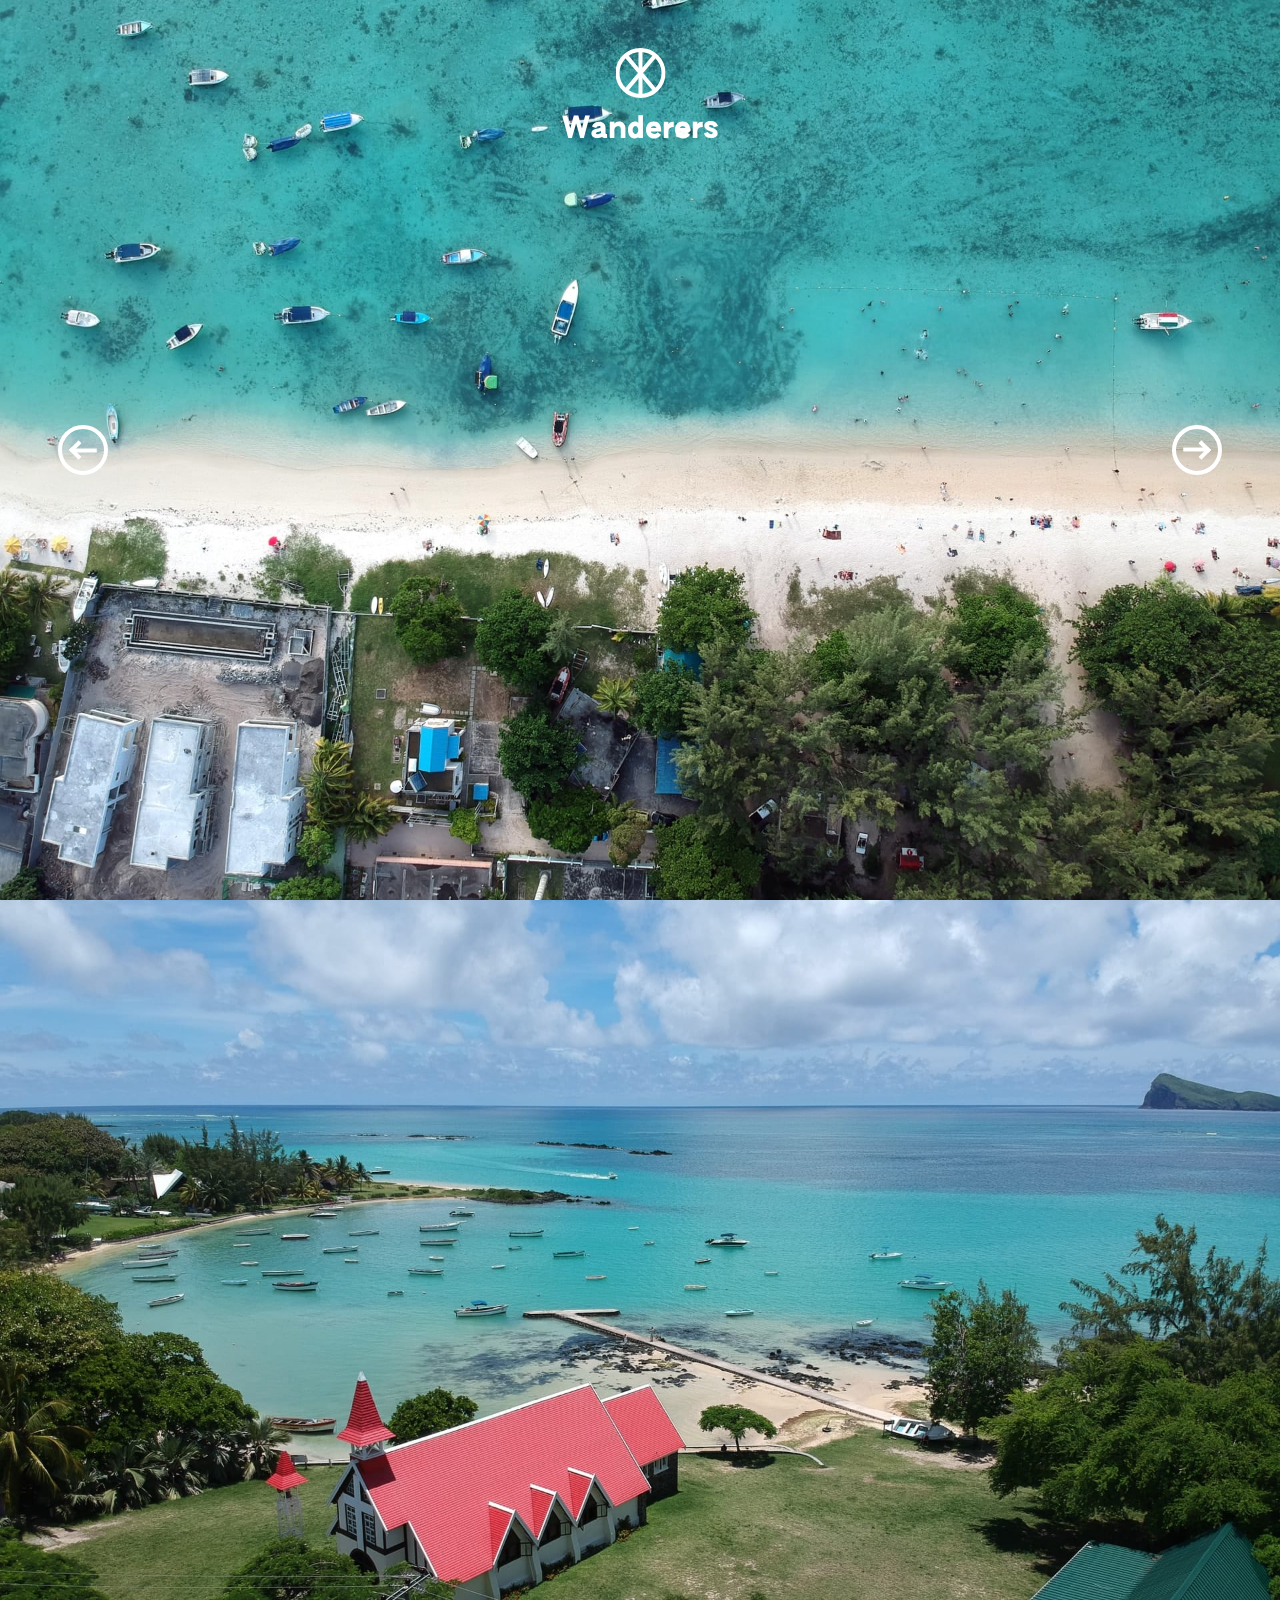
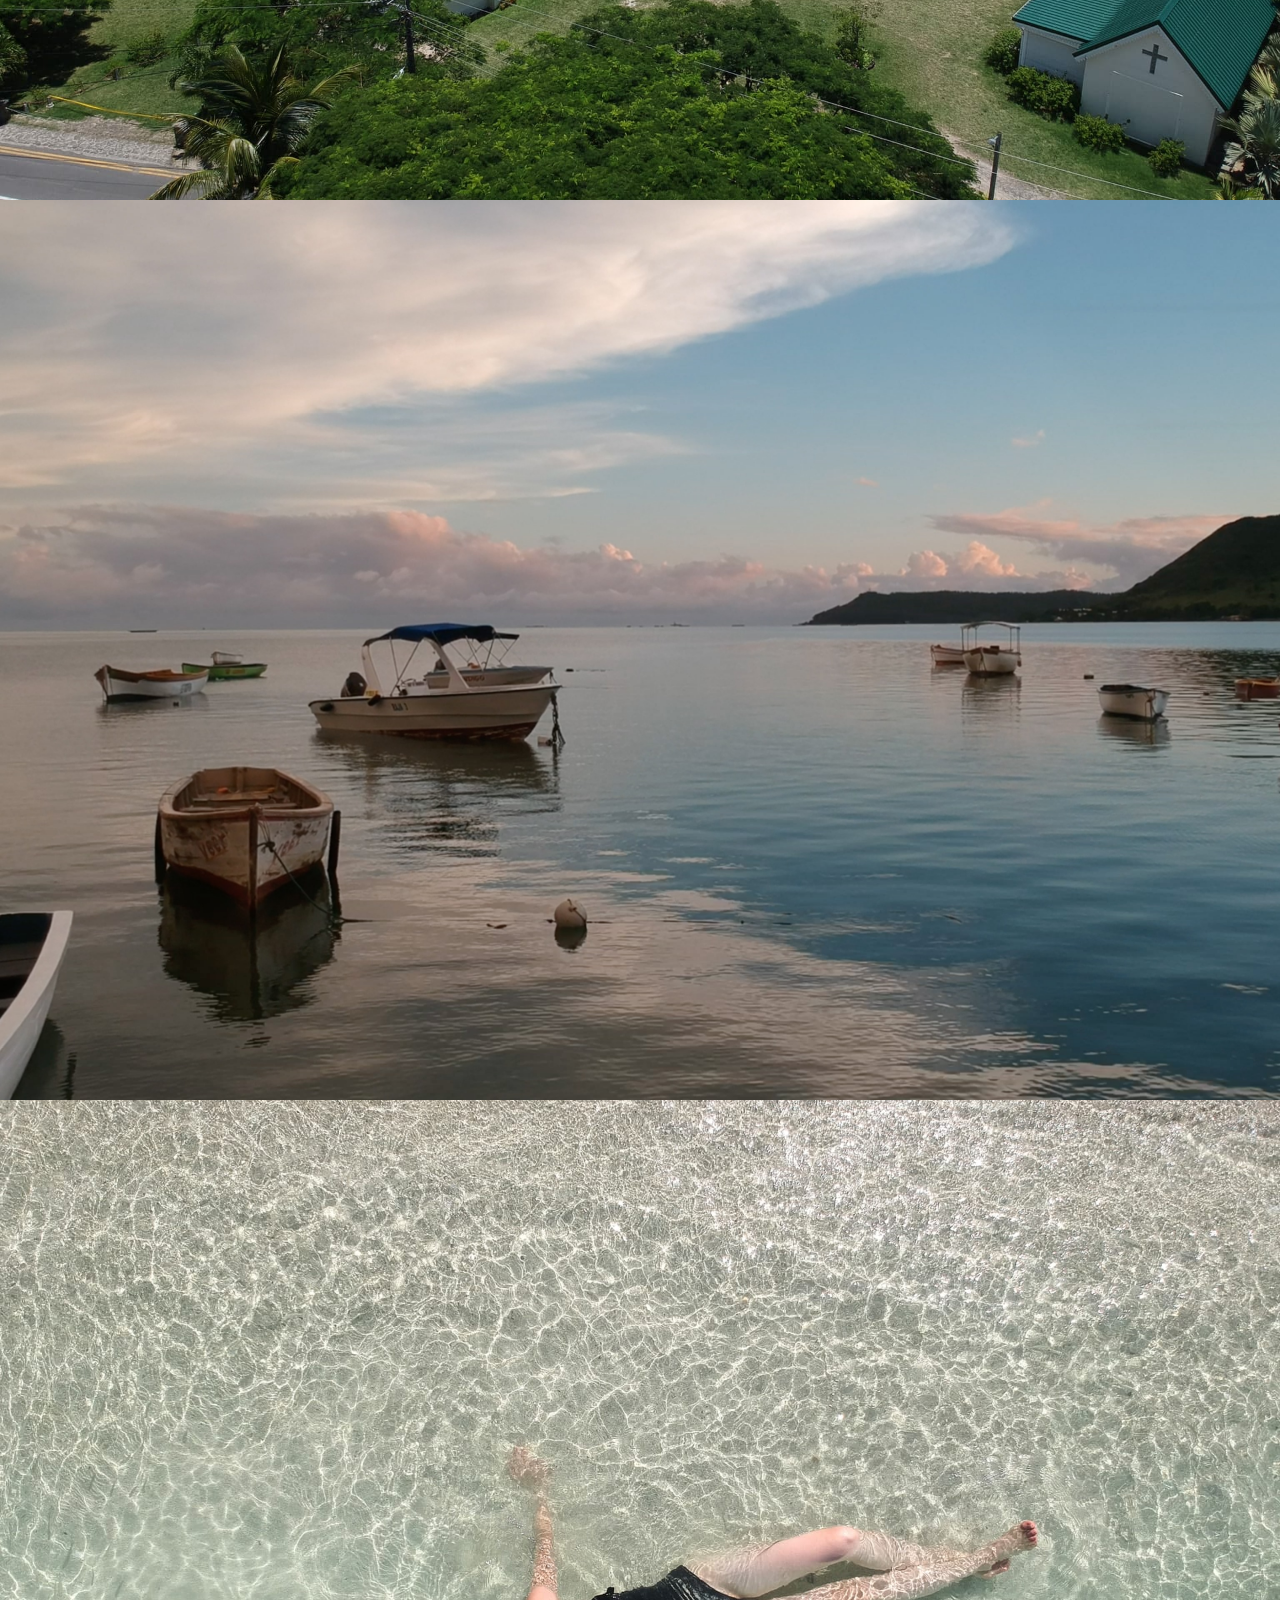
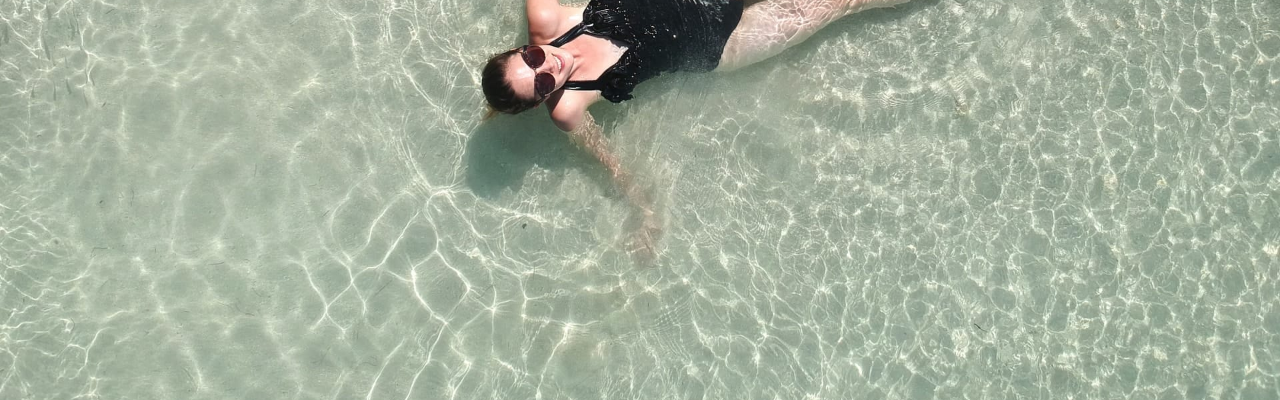
<file: index.html>
<!doctype html>
<html>
  <head>
    <meta charset="utf-8">
    <meta name="viewport" content="width=device-width, initial-scale=1">
    
    <title>Mauritius – Wanderers</title>

    <link href="_base.css" rel="stylesheet">
    <link href="style.css" rel="stylesheet">
  </head>
  <body> 

    <main data-barba="wrapper">
      <article data-barba="container" data-title="Mauritius">
        <header>
      <img src="logo.svg" alt="Wanderers Logo">
      <h1>Wanderers</h1>
    </header>

    <a href="/iceland.html" class="previous">
      <span>Previous</span>
    </a>

    <a href="/hongkong.html" class="next">
      <span>Next</span>
    </a>

    <div class="photos">
      <img src="mauritius-1.jpg">
      <img src="mauritius-2.jpg">
      <img src="mauritius-3.jpg">
      <img src="mauritius-4.jpg">
    </div>

      </article>
    </main>
    
    
    <script type="text/javascript" src="barba.js"></script>
    <script type="text/javascript" src="barba-prefetch.js"></script>
    <script type="text/javascript" src="gsap.js"></script>
    <script type="text/javascript" src="scripts.js"></script>


  </body>
</html>
</file>
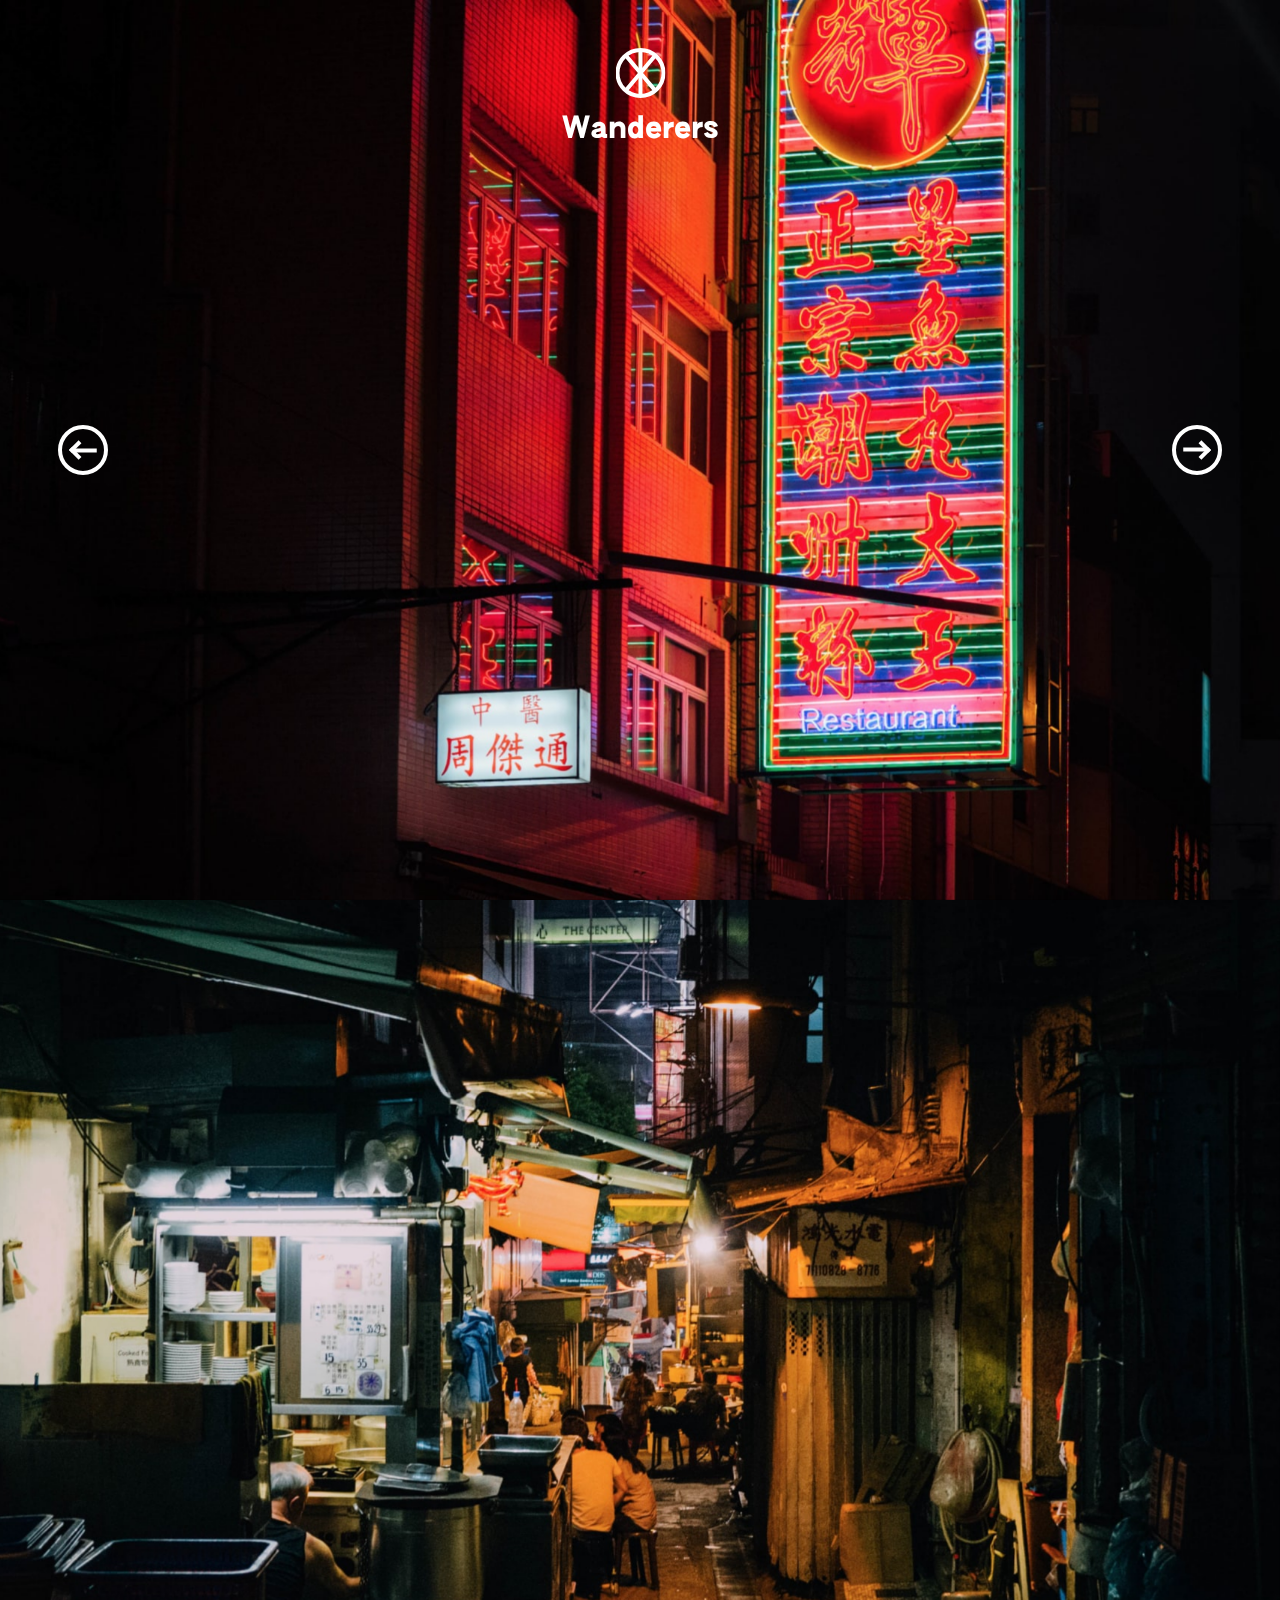
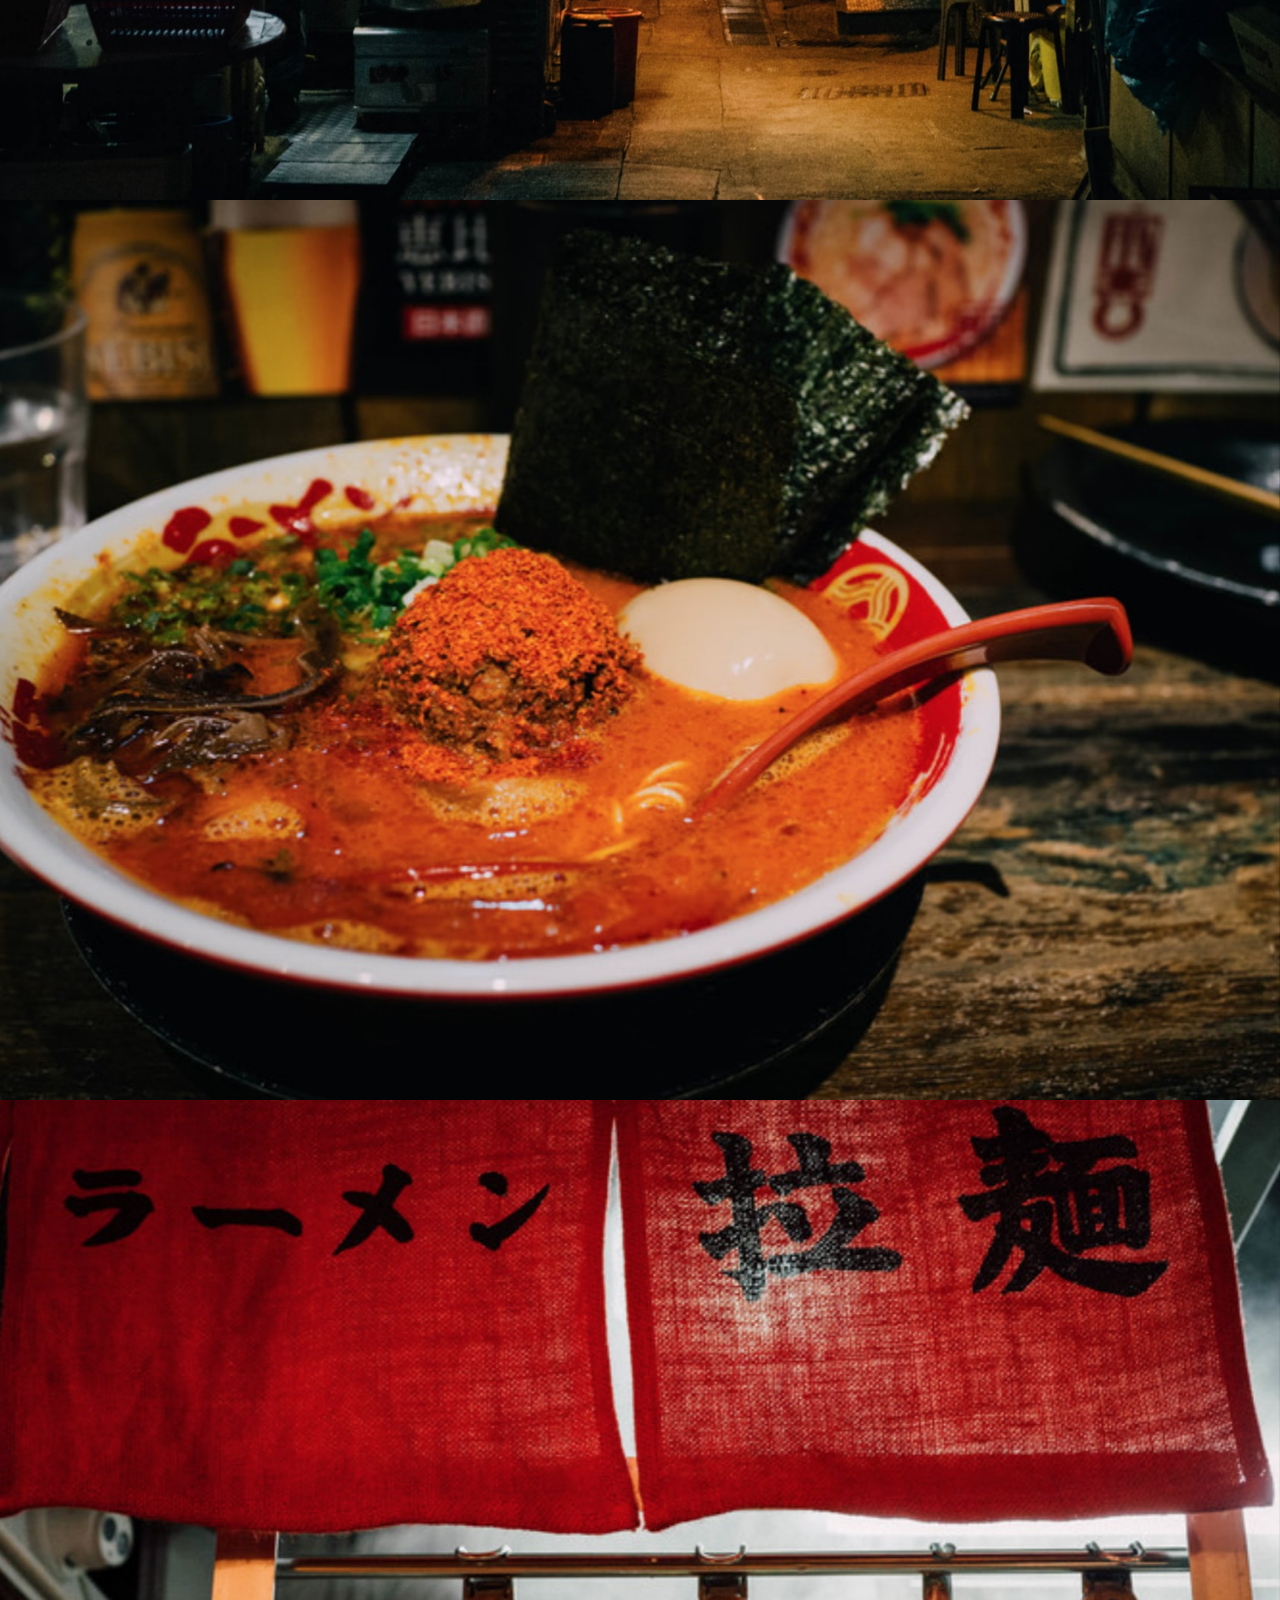
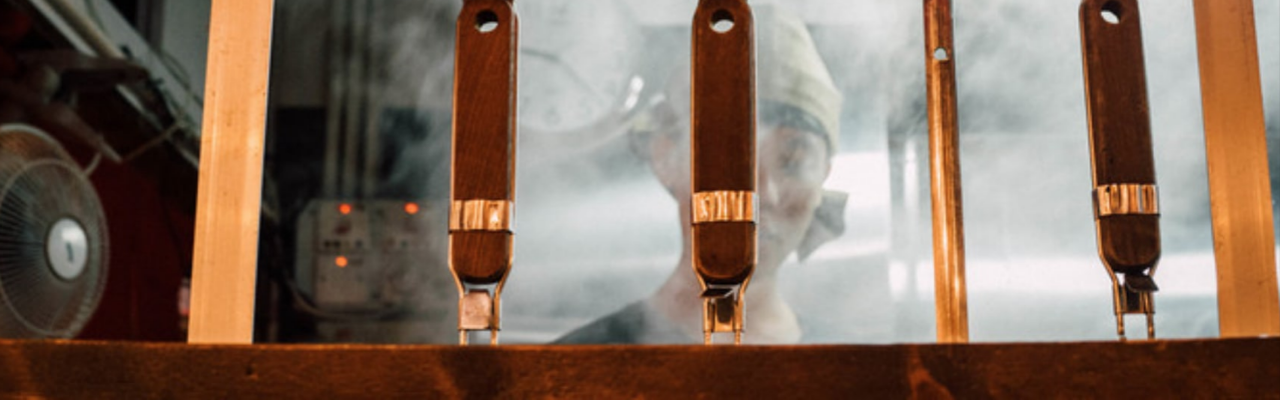
<file: hongkong.html>
<!doctype html>
<html>
  <head>
    <meta charset="utf-8">
    <meta name="viewport" content="width=device-width, initial-scale=1">
    
    <title>Hong Kong – Wanderers</title>

    <link href="_base.css" rel="stylesheet">
    <link href="style.css" rel="stylesheet">
  </head>
  <body> 

    <main data-barba="wrapper">
      <article data-barba="container" data-title="Hong Kong">
        
    <header>
      <img src="logo.svg" alt="Wanderers Logo">
      <h1>Wanderers</h1>
    </header>

    <a href="/" class="previous">
      <span>Previous</span>
    </a>

    <a href="/iceland.html" class="next">
      <span>Next</span>
    </a>

    <div class="photos">
      <img src="hong-kong-1.jpg">
      <img src="hong-kong-2.jpg">
      <img src="hong-kong-3.jpg">
      <img src="hong-kong-4.jpg">
    </div>

      </article>
    </main>

   <script type="text/javascript" src="barba.js"></script>
    <script type="text/javascript" src="barba-prefetch.js"></script>
    <script type="text/javascript" src="gsap.js"></script>
    <script type="text/javascript" src="scripts.js"></script>

  </body>
</html>
</file>
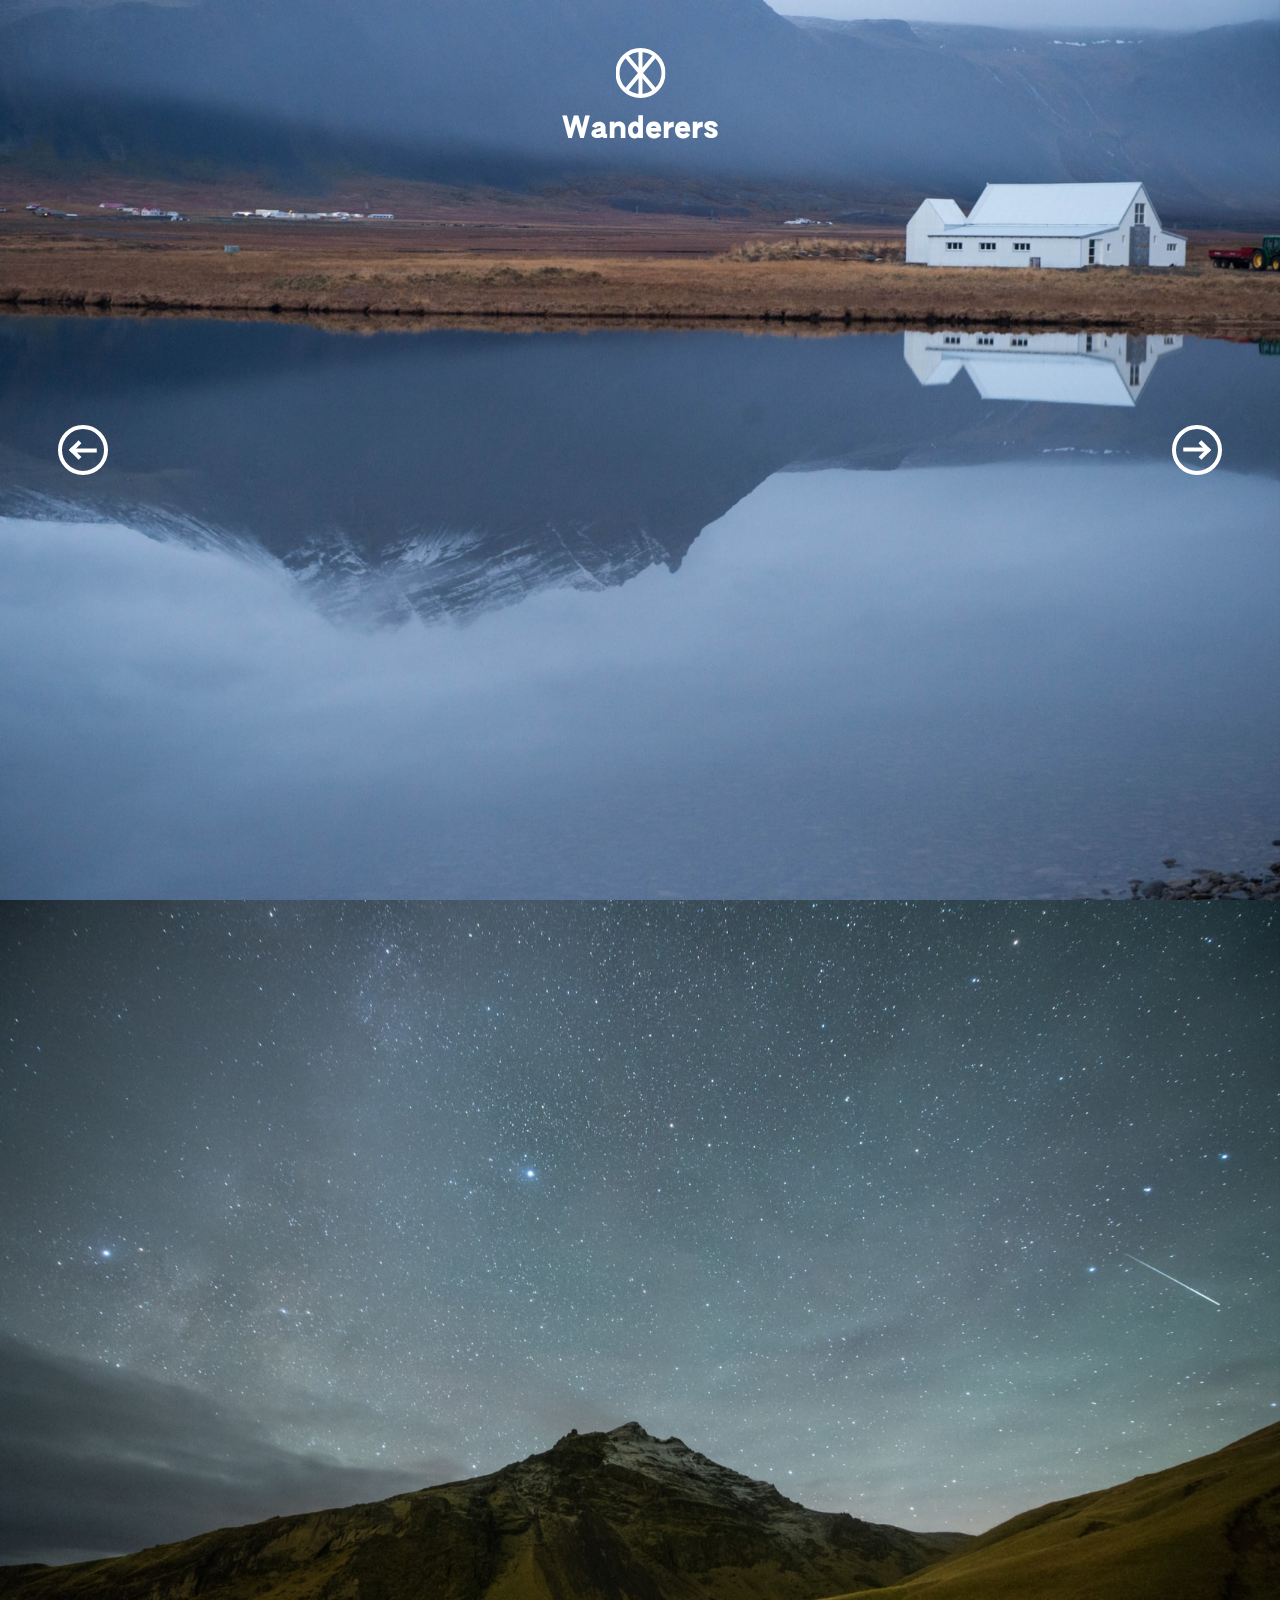
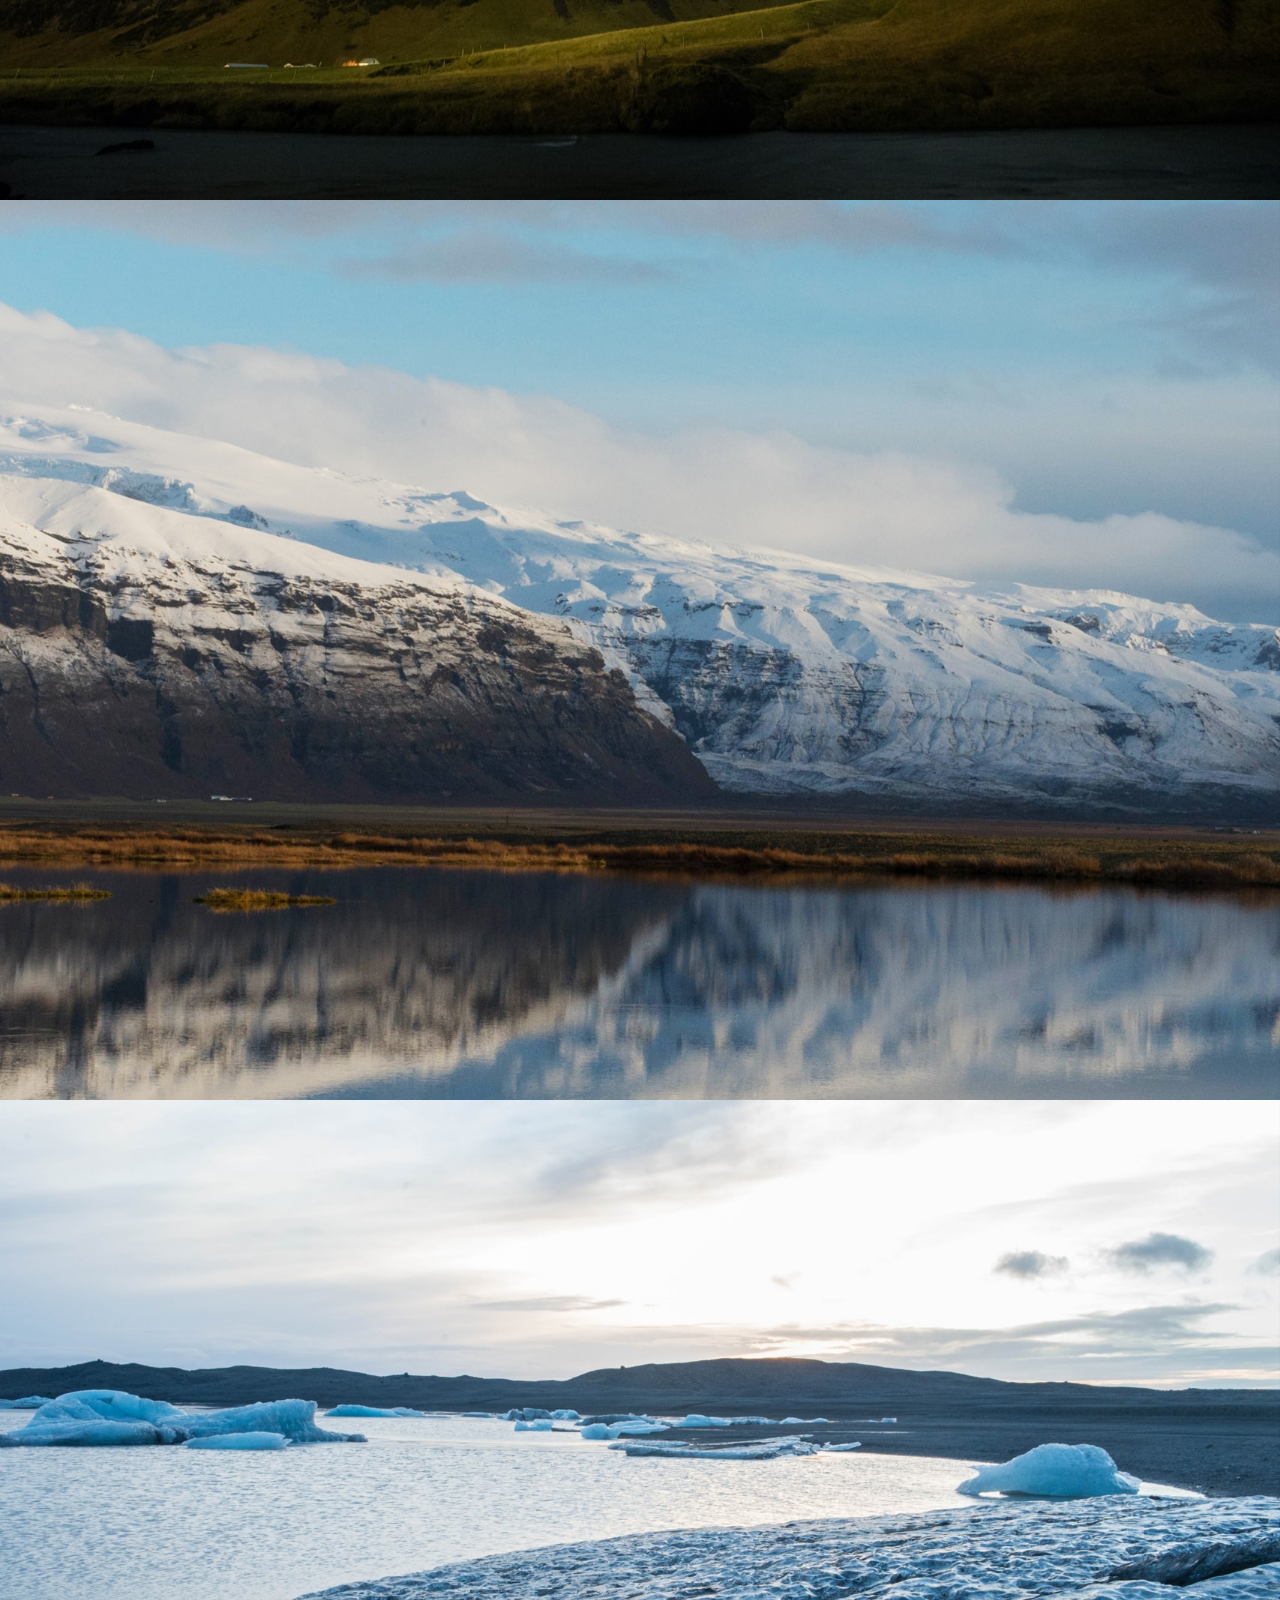
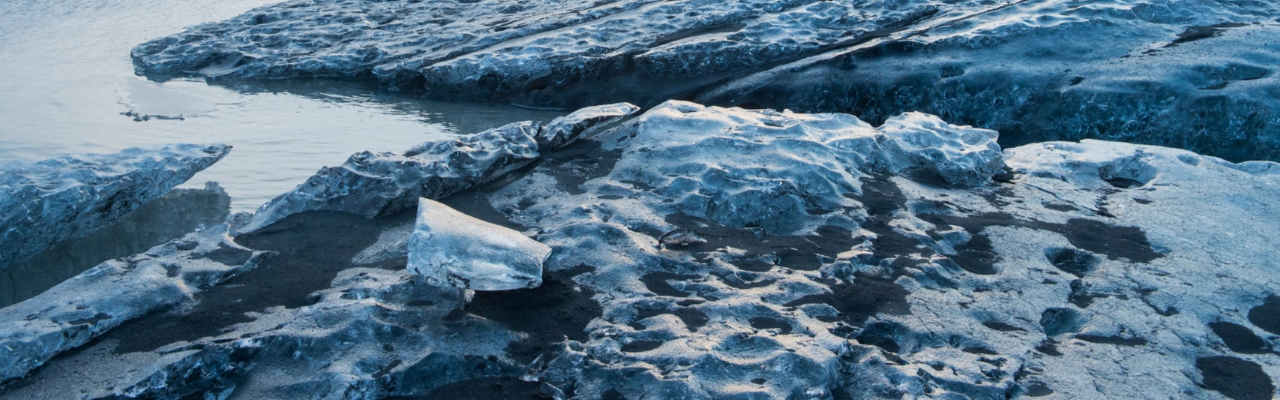
<file: iceland.html>
<!doctype html>
<html>
  <head>
    <meta charset="utf-8">
    <meta name="viewport" content="width=device-width, initial-scale=1">
    
    <title>Iceland – Wanderers</title>

    <link href="_base.css" rel="stylesheet">
    <link href="style.css" rel="stylesheet">
  </head>
  <body> 

    <main data-barba="wrapper">
      <article data-barba="container" data-title="Iceland">
          
          <header>
      <img src="logo.svg" alt="Wanderers Logo">
      <h1>Wanderers</h1>
    </header>

    <a href="/hongkong.html" class="previous">
      <span>Previous</span>
    </a>

    <a href="/" class="next">
      <span>Next</span>
    </a>

    <div class="photos">
      <img src="iceland-1.jpg">
      <img src="iceland-2.jpg">
      <img src="iceland-3.jpg">
      <img src="iceland-4.jpg">
    </div>


      </article>
    </main>

     <script type="text/javascript" src="barba.js"></script>
    <script type="text/javascript" src="barba-prefetch.js"></script>
    <script type="text/javascript" src="gsap.js"></script>
    <script type="text/javascript" src="scripts.js"></script>
    
    
  </body>
</html>
</file>
<file: _base.css>
html, body, div, span, applet, object, iframe,
h1, h2, h3, h4, h5, h6, p, blockquote, pre,
a, abbr, acronym, address, big, cite, code,
del, dfn, em, img, ins, kbd, q, s, samp,
small, strike, strong, sub, sup, tt, var,
b, u, i, center,
dl, dt, dd, ol, ul, li,
fieldset, form, label, legend,
table, caption, tbody, tfoot, thead, tr, th, td,
article, aside, canvas, details, embed,
figure, figcaption, footer, header, hgroup,
menu, nav, output, ruby, section, summary,
time, mark, audio, video {
  margin: 0;
  padding: 0;
  border: 0;
  font-size: 100%;
  font: inherit;
  vertical-align: baseline;
}

article, aside, details, figcaption, figure,
footer, header, hgroup, menu, nav, section {
  display: block;
}
body {
  line-height: 1;
}
ol, ul {
  list-style: none;
}
blockquote, q {
  quotes: none;
}
blockquote:before, blockquote:after,
q:before, q:after {
  content: '';
  content: none;
}
table {
  border-collapse: collapse;
  border-spacing: 0;
}

img, iframe {
  vertical-align: bottom;
  max-width: 100%;
}

input, textarea, select {
  font: inherit;
}

* {
  -webkit-box-sizing: border-box;
  -moz-box-sizing: border-box;
  box-sizing: border-box;
  -webkit-font-smoothing: antialiased;
  text-rendering: optimizeLegibility;
}
</file>
<file: style.css>
@font-face {
  font-family: Authentic Sans;
  src: url(authentic-sans-150.woff2), url(authentic-sans-150.woff);
}

@keyframes spin {
  0% { 
    transform: rotate(0);
  }
  100% {
    transform: rotate(360deg);
  }
}

body {
  font-family: Authentic Sans, Arial;
  font-size: 30px;
  line-height: 1.5;
  text-align: center;

  background-color: #000000;
  color: #ffffff;
}

header {
  position: fixed;
  top: 48px;
  left: 50%;
  transform: translate(-50%, 0);
  z-index: 1;
}

header img {
  animation: spin 30s infinite linear;
}

header h1 {
  margin: 10px 0 0 0;
}

a.previous, a.next {
  position: fixed;
  top: 50%;
  width: 70px;
  height: 70px;
  transform: translate(0, -50%);
  transition: left 0.25s, right 0.25s, width 0.25s;
  background-repeat: no-repeat;
  background-position: center center;
  background-size: auto 50px;
  z-index: 1;
}

a.previous {
  left: 48px;
  background-image: url(arrow-left.svg);
}

a.next {
  right: 48px;
  background-image: url(arrow-right.svg);
}

a.previous:hover {
  left: 28px;
  width: 90px;
}

a.next:hover {
  right: 28px;
  width: 90px
}

a.previous span, a.next span {
  display: none;
}

.photos img {
  position: -webkit-sticky;
  position: sticky;
  top: 0;
  width: 100%;
  height: 100vh;
  object-fit: cover;
}

div.wiper {
  position: fixed;
  top: 0;
  bottom: 0;
  background: #000000;
  width: 100%;
  height: 100%;
  z-index: 2; 
  display: flex;
  flex-direction: column;
  align-items: center;
  justify-content: center;
  transform: translateX(-100%);
}

div.wiper img {
  width: 75px;
  animation: spin 5s infinite linear;
}

div.wiper div {
  height: 90px;
  overflow: hidden;
  margin-top: 10px;
}

div.wiper h2 {
  font-size: 60px;
  line-height: 1.5;
  height: 90px;
}
</file>
